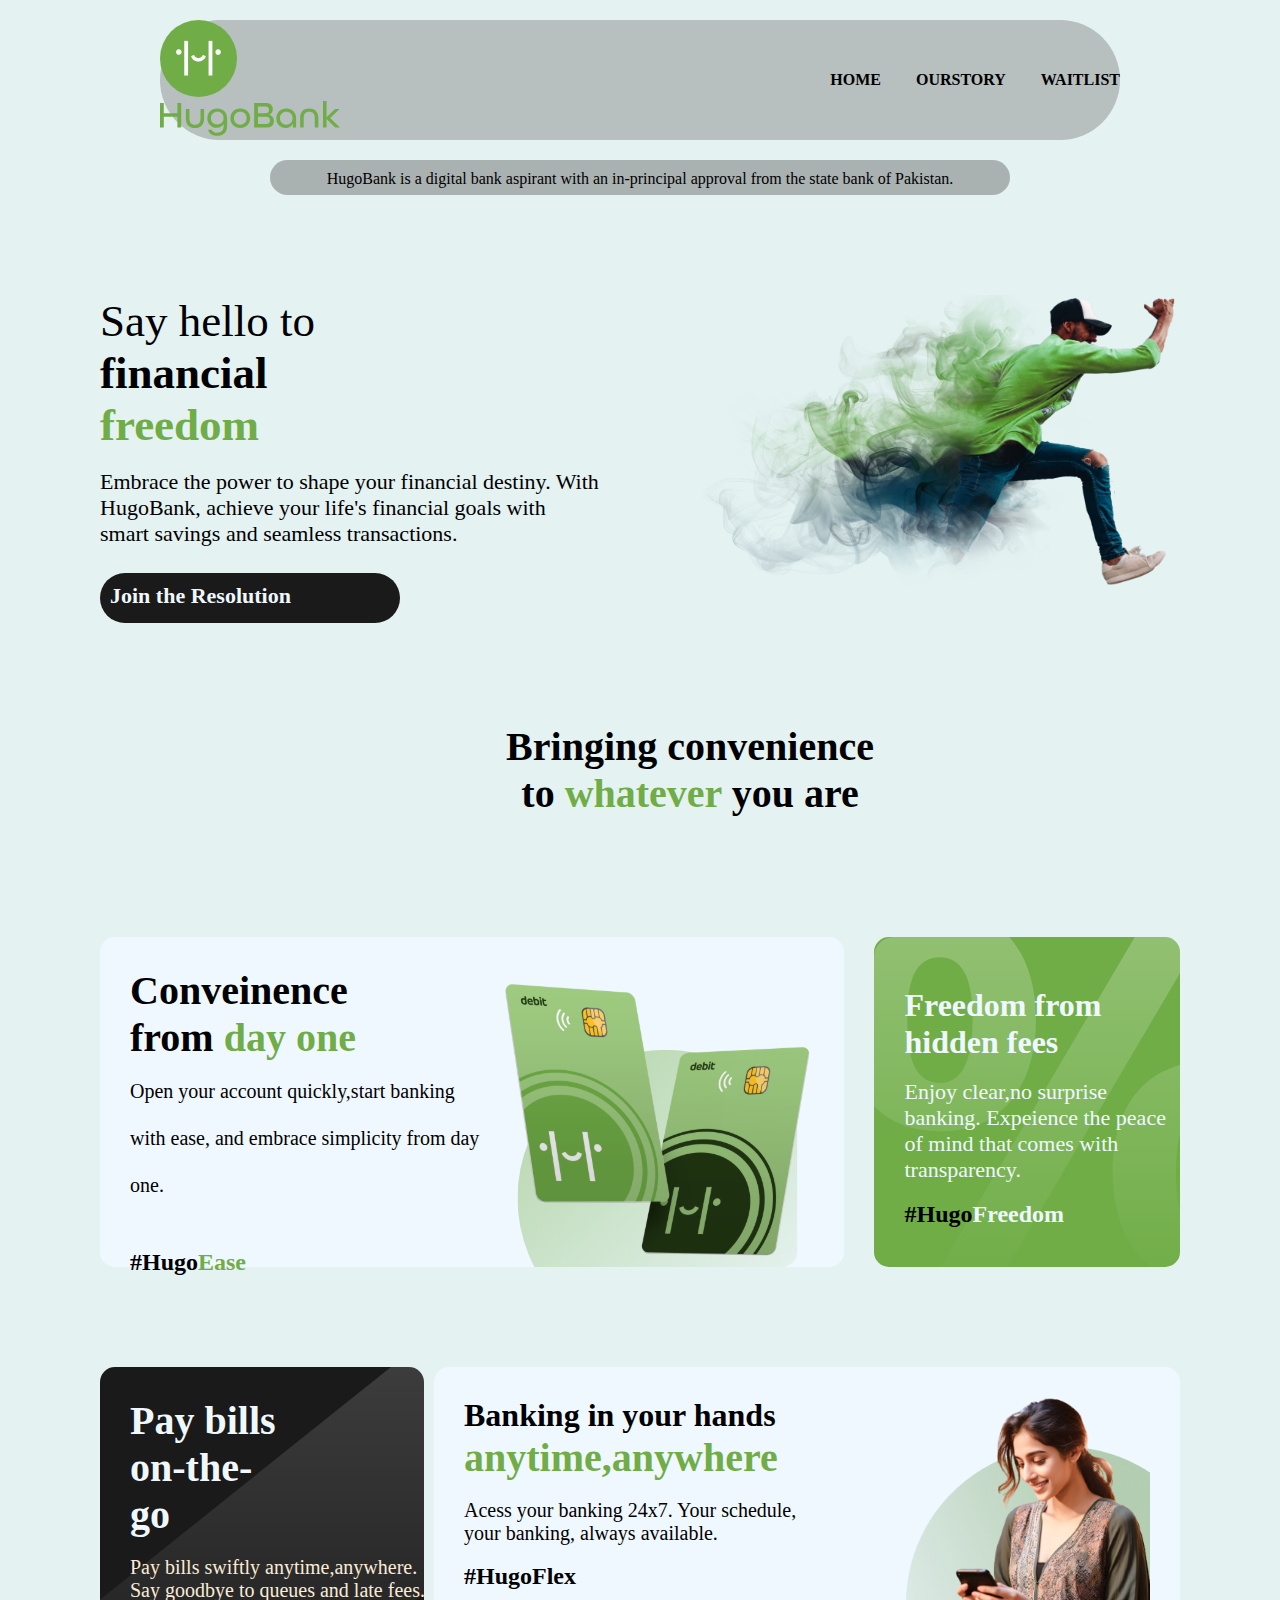
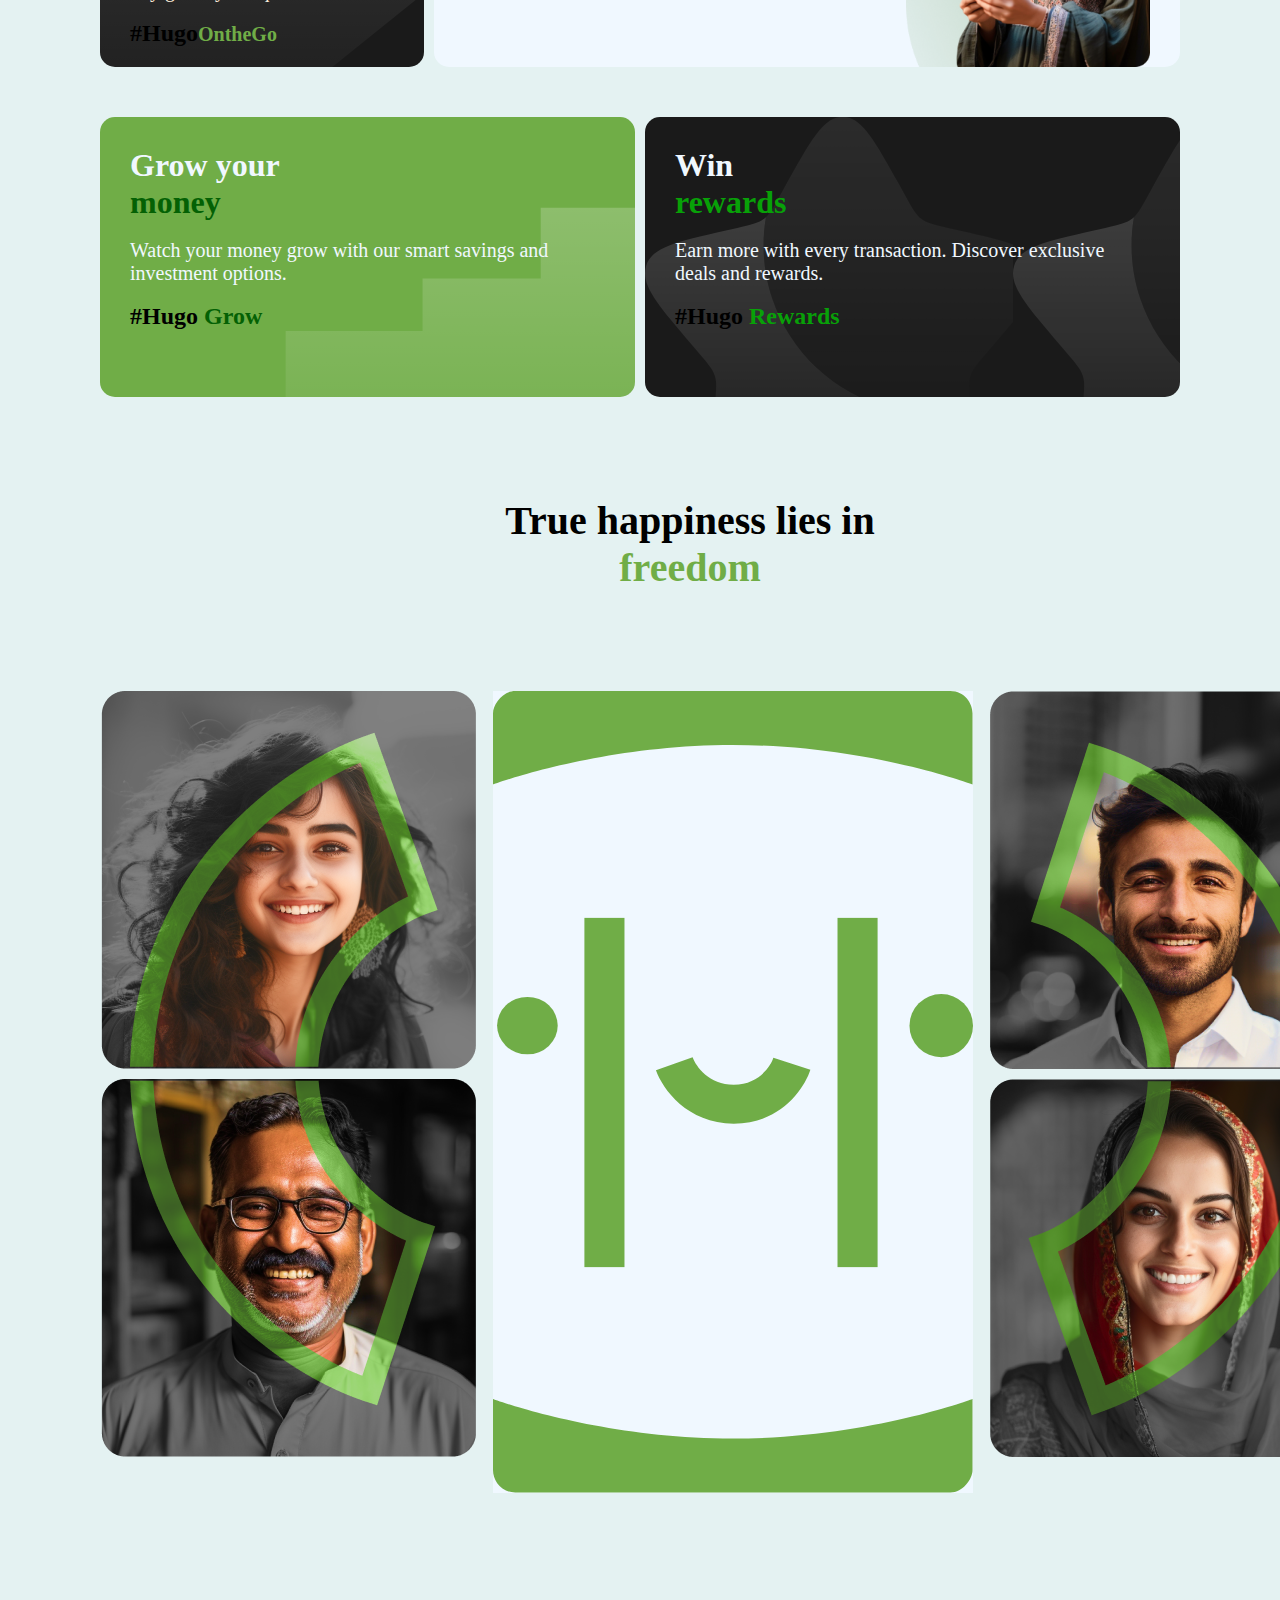
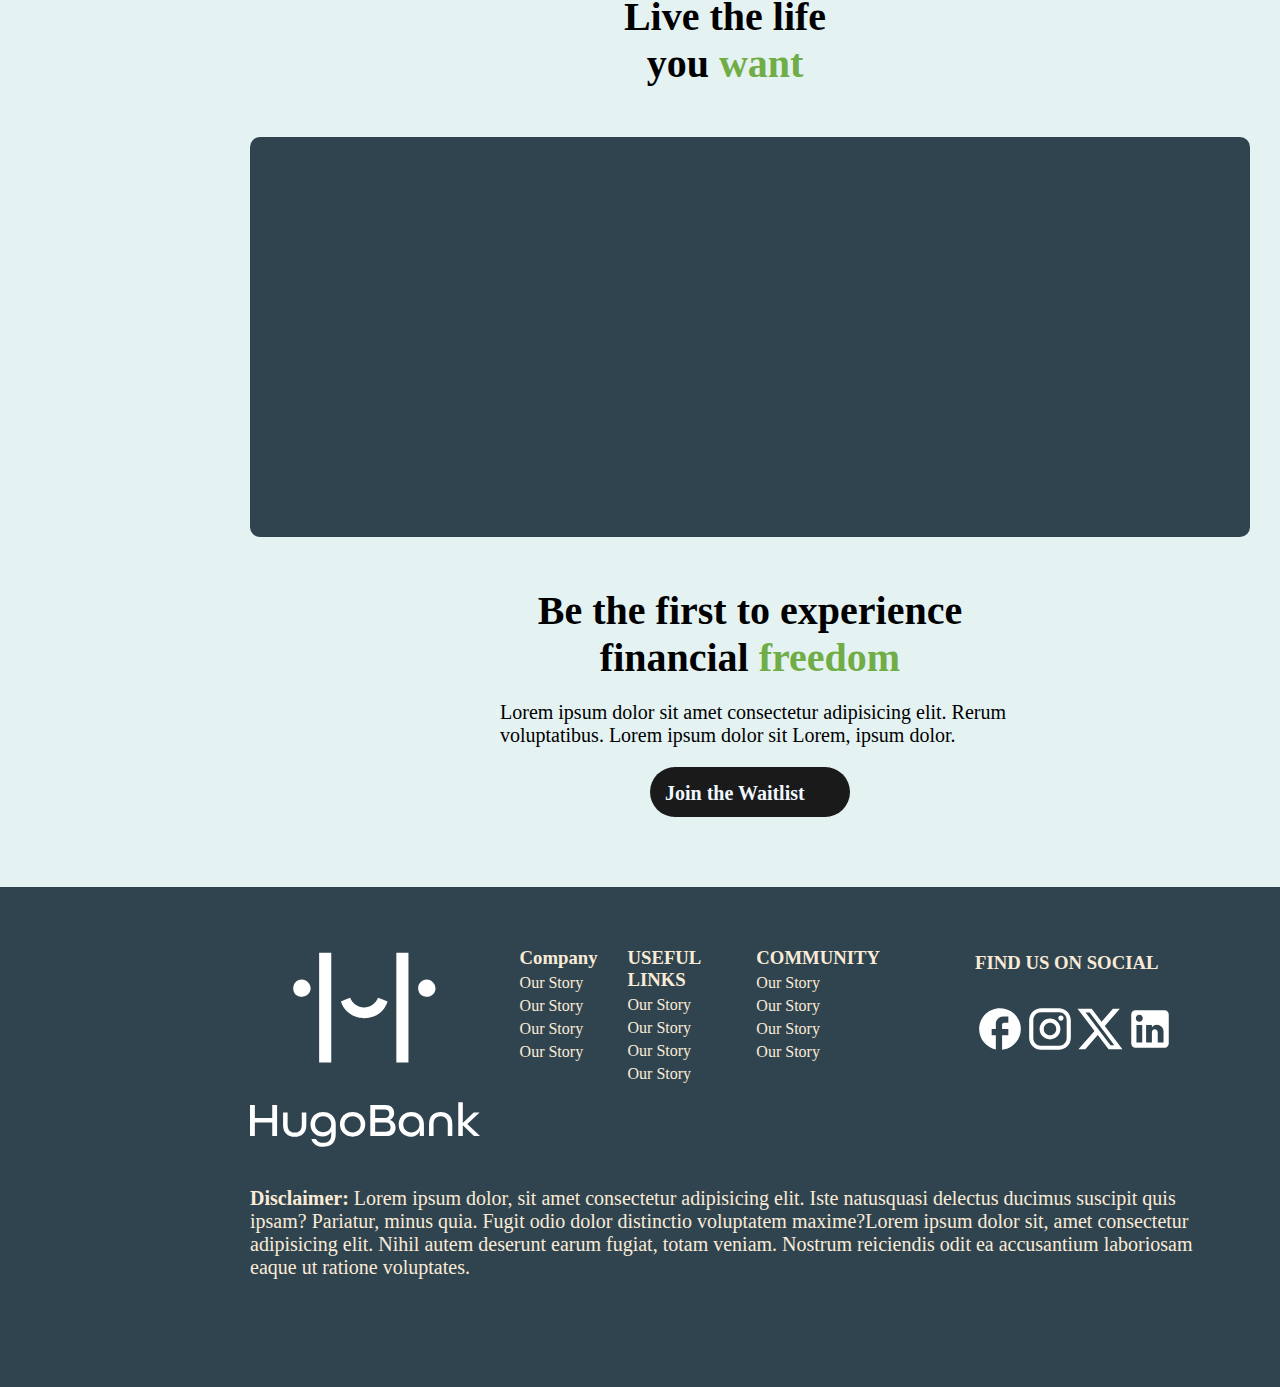
<file: bank/index.html>
<!DOCTYPE html>
<html lang="en">

<head>
  <meta charset="UTF-8">
  <meta name="viewport" content="width=device-width, initial-scale=1.0">
  <link rel="stylesheet" href="./assets/css/style.css">
  <title>HungoBank</title>
</head>

<body>
  <div class="main">
    <div class="header">
     <nav>
       <div class="logo-images">
           <img src="assets/imgs/hugo-logo-green.svg" alt="" >
           <img src="assets/imgs/hugo-logo-full.svg" alt="" >
       </div>
        <ul>
          <li><b>HOME</b></li>
          <li><b>OURSTORY</b></li>
          <li><b>WAITLIST</b></li>
        </ul>
     </nav>
    </div>
    <div class="digital-bank">
      <p>HugoBank is a digital bank aspirant with an in-principal approval from the state bank of Pakistan.</p>
    </div>
     <div class="financial">
      <div class="financial-sub">
        <div class="financial-heading">
          <p> <span class="hello">Say hello to </span><span class="bold-text">financial</span>
          <span class="text-green" style="font-weight: 600; font-size: 45px;" >freedom</span></p><br>
      </div>
       <div class="financial-text">    
          <p>Embrace the power to shape your financial destiny. With HugoBank, achieve your life's 
           financial goals with smart savings and seamless transactions.</p><br>
           <div class="arrow"><h4>Join the Resolution</h4> </div>
      </div> 
      </div>
       <img src="assets/imgs/radial-home-person-running.png" alt="">
     </div>
    <div class="conv">
      <h1>Bringing convenience to
        <span class="text-green">whatever</span> <span class="text-bold">you are</span>
      </h1>
    </div>
   
  <div class="day-one">
    <div class="day-one-sub">
      <div class="text">
        <h1>Conveinence from <span class="green">day one</span></h1>
        <p><span class="simple">Open your account quickly,start banking with ease, and
            embrace simplicity from day one.</span></p><br>
        <h2>#Hugo<span class="ease">Ease</span></h2>
      </div>
      <div class="img">
        <img src="assets/imgs/card-hugo-ease.svg" alt="">
      </div>
    </div>
    <div class="freedom">
      <div class="freedom-text">
        <h1>Freedom from hidden fees</h1><br>
        <p>Enjoy clear,no surprise banking. Expeience the peace of mind that comes with transparency.</p><br>
        <h2><span class="hugo">#Hugo</span>Freedom</h2>
      </div>
    </div>
  </div>
  <div class="pay-bills">
    <div class="on-the-go">
      <h1>Pay bills on-the-go</h1><br>
      <p>Pay bills swiftly anytime,anywhere. Say goodbye to queues and late fees.</p><br>
      <h2>#Hugo<span class="on-go">OntheGo</span></h2>
    </div>
    <div class="banking">
      <div class="banking-text">
        <h1>Banking in your hands <span class="green">anytime,anywhere</span></h1><br>
        <p>Acess your banking 24x7. Your schedule, your banking, always available.</p><br>
        <h2>#Hugo<span class="green-color">Flex</span></h2>
      </div>
        <img class="img" src="assets/imgs/woman_using_phone.png" alt="" style="height: 270px;">
    </div>
  </div>
  <div class="grow">
      <div class="grow-money">
        <h1>Grow your <span class="dark-green">money</span></h1><br>
        <p>Watch your money grow with our smart savings and investment options.</p><br>
        <h2>#Hugo <span class="dark-green">Grow</span></h2>
      </div>
      <div class="win">
        <h1>Win <span class="dark-green-1">rewards</span></h1><br>
        <p>Earn more with every transaction. Discover exclusive deals and rewards.</p><br>
        <h2>#Hugo <span class="dark-green-1">Rewards</span></h2>
      </div>
  </div>
  <div class="conv">
    <h1>True happiness <span class="text-bold">lies in</span> <span class="text-green">freedom</span></h1>
  </div>
  <div class="parent">
    <div class="child-1">
      <img src="assets/imgs/person_1.png" alt="">
      <img src="assets/imgs/person_2.png" alt="">
    </div>
    <div class="child-2">
      <img src="assets/imgs/edge-cut.svg" alt="">
      <img src="assets/imgs/hugo-logo.svg" alt="">
      <img src="assets/imgs/edge-cut-flip.svg" alt="">
    </div>
    <div class="child-3">
      <img src="assets/imgs/person_3.png" alt="">
      <img src="assets/imgs/person_4.png" alt="">
    </div>
  </div>
  <div class="live-life">
    <h1>Live the life <span class="text-bold">you </span> <span class="text-green">want</span></h1>
    <div class="live-life-sub">
         
    </div>
  </div>
  <div class="text-1">
   <h1>Be the first to experience <span class="text-bold">financial</span> <span class="text-green">freedom</span></h1>
   <p>Lorem ipsum dolor sit amet consectetur adipisicing elit. 
    Rerum voluptatibus. Lorem ipsum dolor sit Lorem, ipsum dolor.</p>
     <div class="arrow"><h4>Join the Waitlist</h4> </div>
  </div>
  <div class="footer">
    <img src="assets/imgs/hugo-logo-white.svg" alt="">
    <div class="parent-2">
     <div class="child2-1">
       <h3>Company</h3>
       <p>Our Story</p>
       <p>Our Story</p>
       <p>Our Story</p>
       <p>Our Story</p>
     </div>
     <div class="child2-2">
      <h3>USEFUL LINKS</h3>
      <p>Our Story</p>
      <p>Our Story</p>
      <p>Our Story</p>
      <p>Our Story</p>
     </div>
     <div class="child2-3">
      <h3>COMMUNITY</h3>
      <p>Our Story</p>
      <p>Our Story</p>
      <p>Our Story</p>
      <p>Our Story</p>
     </div>
    </div>
    <div class="parent-3">
      <h3>FIND US ON SOCIAL</h3>
      <div class="child3">
        <img src="assets/imgs/icons/ic_baseline-facebook.svg" alt="">
        <img src="assets/imgs/icons/mdi_instagram.svg" alt="">
        <img src="assets/imgs/icons/ri_twitter-x-fill.svg" alt="">
        <img src="assets/imgs/icons/mdi_linkedin.svg" alt="">
      </div>
    </div>
  </div>
  <div class="disc">
    <p><span class="bold">Disclaimer:</span> Lorem ipsum dolor, sit amet consectetur adipisicing elit.
       Iste natusquasi delectus ducimus suscipit quis ipsam? Pariatur, minus quia. 
       Fugit odio dolor distinctio voluptatem maxime?Lorem ipsum dolor sit, amet
        consectetur adipisicing elit. Nihil autem deserunt earum fugiat, totam veniam.
        Nostrum reiciendis odit ea accusantium laboriosam eaque ut ratione voluptates.</p>
        
  </div>
</div> 
</body>

</html>
</file>
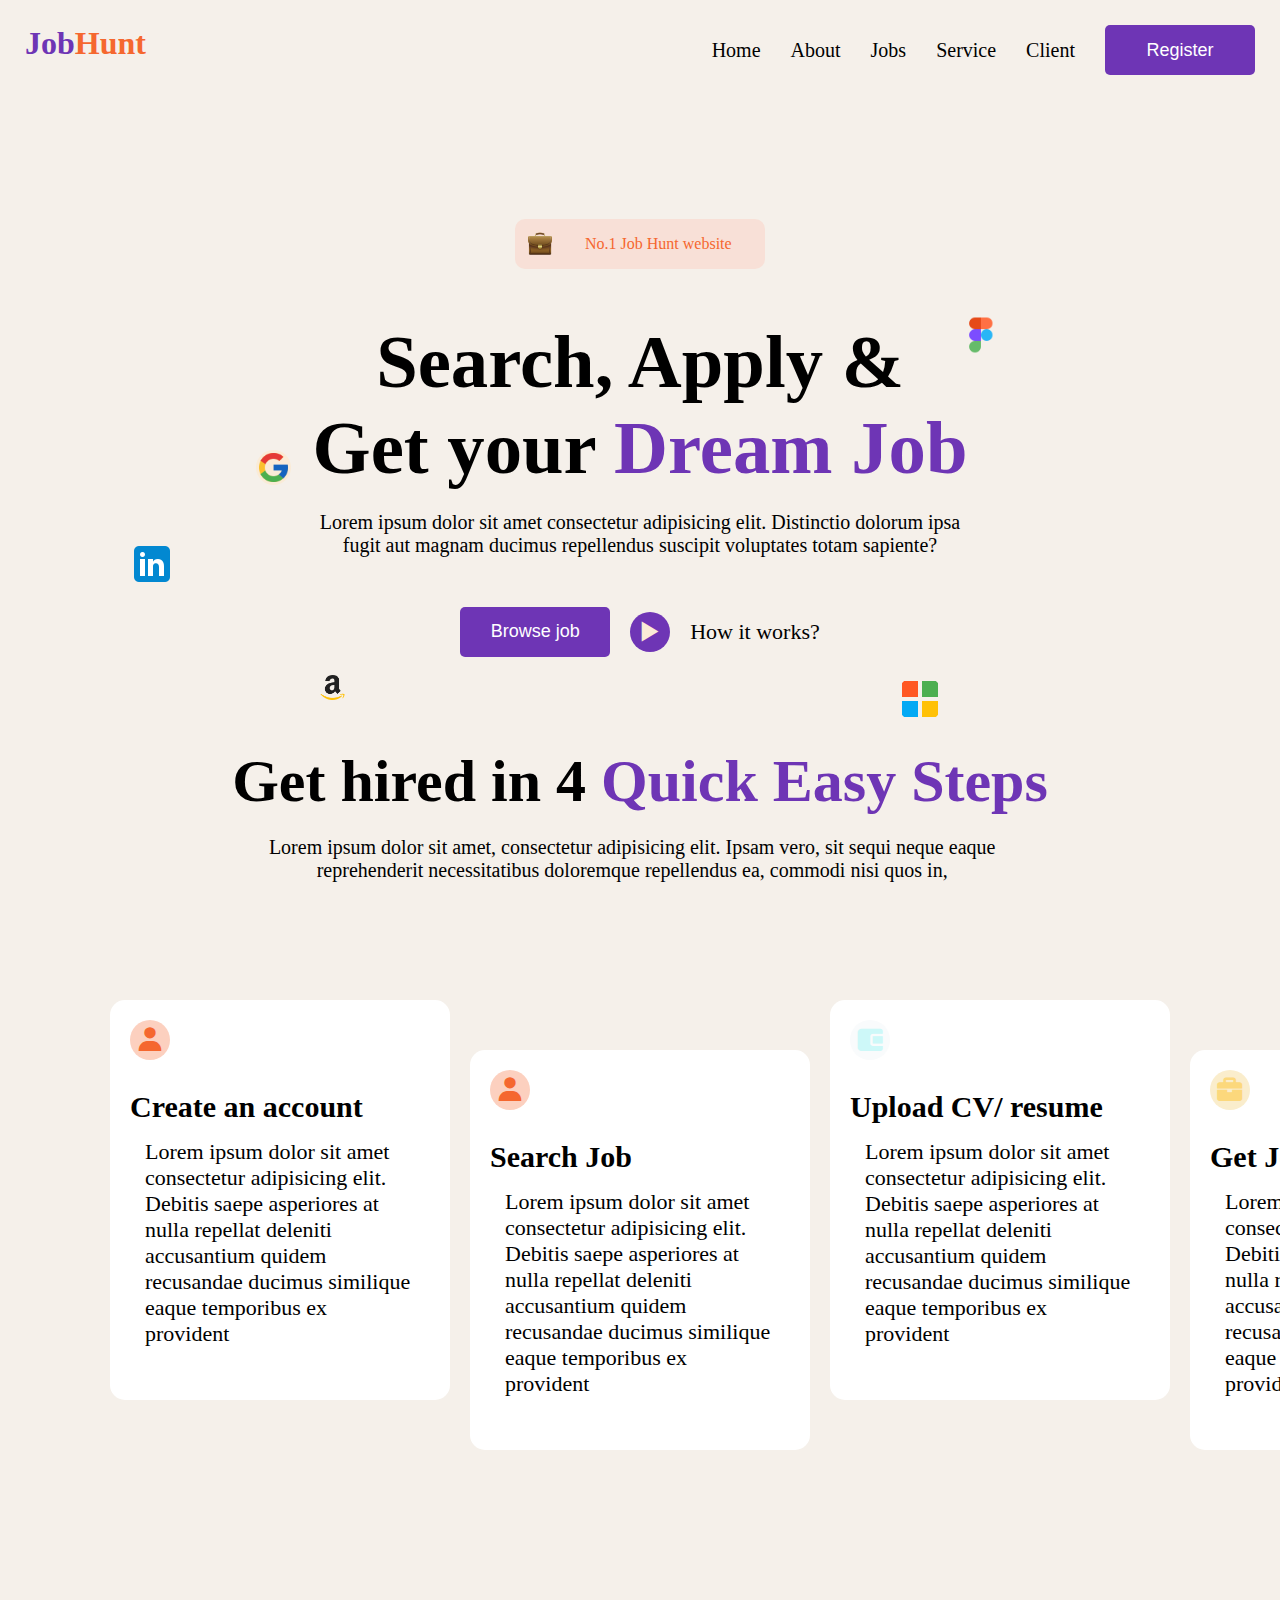
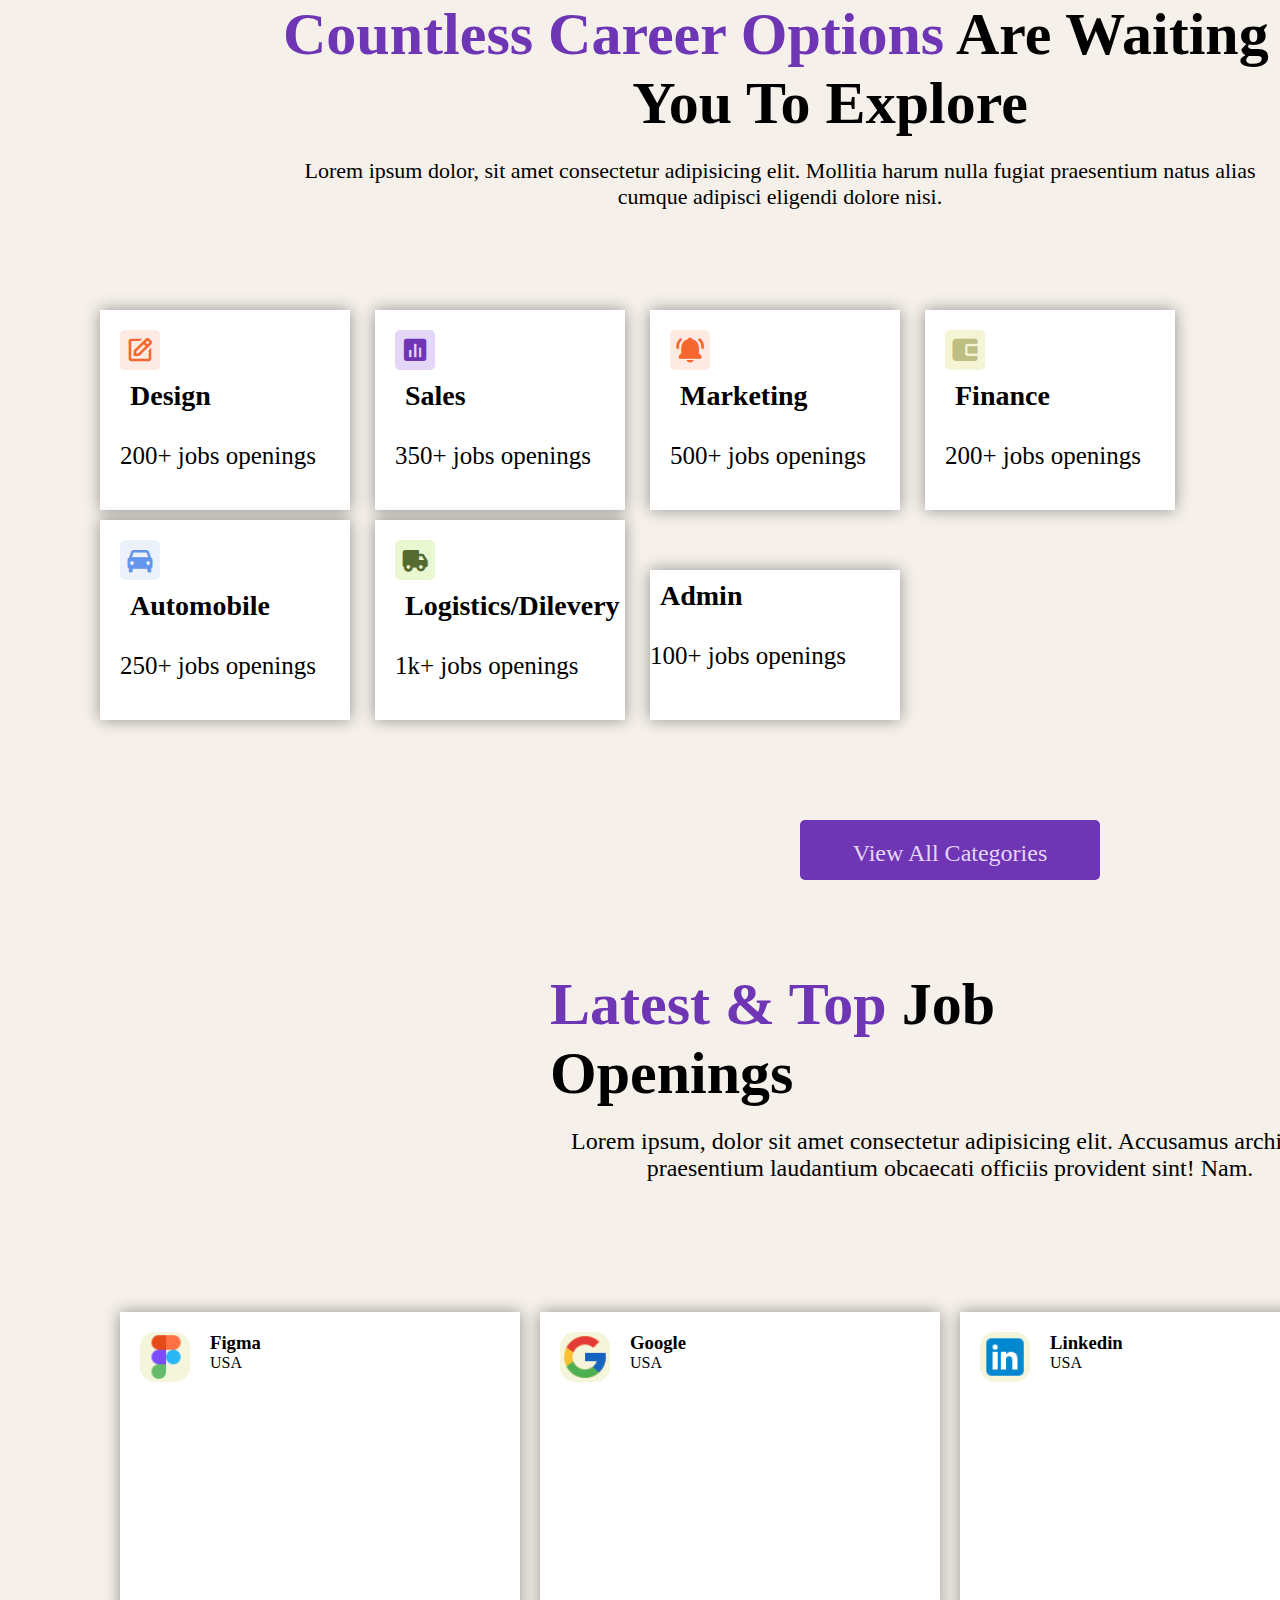
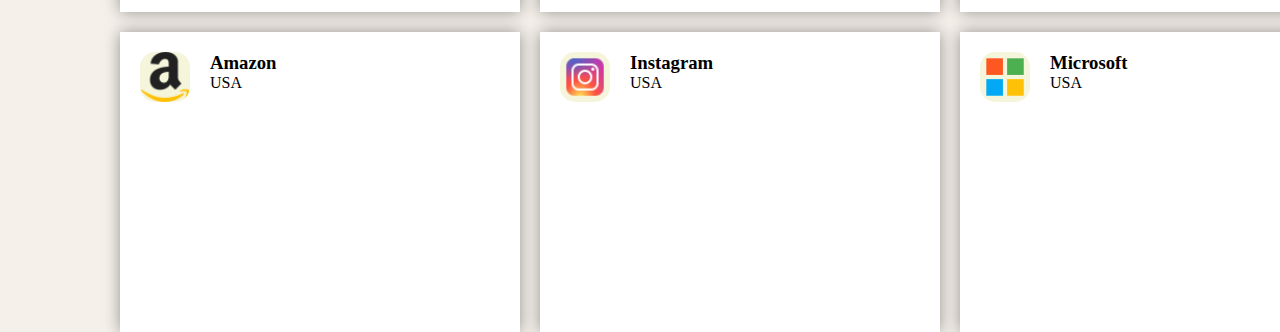
<file: Job Hunt/index.html>
<!DOCTYPE html>
<html lang="en">

<head>
    <meta charset="UTF-8">
    <meta name="viewport" content="width=device-width, initial-scale=1.0">
    <title>JobHunt</title>
    <link href="./assets/css/style.css" rel="stylesheet">
    <link href="./assets/libs/boxicons/boxicons.css" rel="stylesheet">
</head>

<body>
    <div class="navbar">
        <h1>
            <span class="purple">Job</span><span class="orange">Hunt</span>
        </h1>
        <ul>
            <li>Home</li>
            <li>About</li>
            <li>Jobs</li>
            <li>Service</li>
            <li>Client</li>
            <button class="btn">Register</button>
        </ul>
    </div>
    <div class="home">
        <div class="jobweb">
            <img src="assets/imgs/icons/briefcase.png" alt="">
            <p>No.1 Job Hunt website</p>
        </div>
        <div class="text">
            <h5>Search, Apply & Get your <span class="purple-text">Dream Job</span></h5>
            <p>Lorem ipsum dolor sit amet consectetur adipisicing elit.
                Distinctio dolorum ipsa fugit aut magnam
                ducimus repellendus suscipit voluptates totam sapiente?</p>
        </div>
        <div class="jobs">
            <button class="btn">Browse job</button>
            <i class='bx bx-play'> </i>
            <p>How it works?</p>
        </div>

        <img src="./assets/imgs/icons/google.png" alt="" class="abs" id="google">
        <img src="./assets/imgs/icons/linkedin.png" alt="" class="abs" id="linkedin">
        <img src="./assets/imgs/icons/microsoft.png" alt="" class="abs" id="microsoft">
        <img src="assets/imgs/icons/figma.png" alt="" class="abs" id="figma">
        <img src="./assets/imgs/icons/amazone.png" alt="" class="abs" id="amazone">
        <div class="text-1">
            <h6>Get hired in 4 <span class="purple-text">Quick Easy Steps</span></h6>
            <p>Lorem ipsum dolor sit amet, consectetur adipisicing elit. Ipsam vero, sit sequi 
              neque eaque reprehenderit necessitatibus doloremque repellendus ea, commodi nisi quos in,</p>
        </div>
   </div>    
   <div class="parent">
            <div class="child-1">
                <i class = 'bx bxs-user' id="bxs"> </i>
                <h3>Create an account</h3>
                <p>Lorem ipsum dolor sit amet consectetur adipisicing elit. 
                    Debitis saepe asperiores at nulla repellat deleniti 
                    accusantium quidem recusandae ducimus similique eaque 
                    temporibus ex provident</p>
            </div>
            <div class="child-2">
                <i class = 'bx bxs-user' id="bxs"> </i>
                <h3>Search Job</h3>
                <p>Lorem ipsum dolor sit amet consectetur adipisicing elit. 
                    Debitis saepe asperiores at nulla repellat deleniti 
                    accusantium quidem recusandae ducimus similique eaque 
                    temporibus ex provident</p>
            </div>
            <div class="child-3">
                <i class = 'bx bxs-wallet-alt' id="wallet"> </i>
                <h3>Upload CV/ resume</h3>
                <p>Lorem ipsum dolor sit amet consectetur adipisicing elit. 
                    Debitis saepe asperiores at nulla repellat deleniti 
                    accusantium quidem recusandae ducimus similique eaque 
                    temporibus ex provident</p>
            </div>
            <div class="child-4">
                <i class = 'bx bxs-briefcase' id="brief"> </i>
                <h3>Get Job</h3>
                <p>Lorem ipsum dolor sit amet consectetur adipisicing elit. 
                    Debitis saepe asperiores at nulla repellat deleniti 
                    accusantium quidem recusandae ducimus similique eaque 
                    temporibus ex provident</p>
            </div>
    </div>
    <div class="text-2">
          <h6><span class="purple-text">Countless Career Options</span> Are Waiting For You To Explore </h6>
          <p>Lorem ipsum dolor, sit amet consectetur adipisicing elit.
             Mollitia harum nulla fugiat praesentium natus alias
              cumque adipisci eligendi dolore nisi.</p>
    </div>
    <div class="parent-2">
        <div class="child2-1">
            <i class = 'bx bx-edit' id="design"> </i>
            <h3>Design</h3>
            <p>200+ jobs openings</p>
        </div>
        <div class="child2-2">
            <i class = 'bx bxs-bar-chart-square' id="sales"> </i>
            <h3>Sales</h3>
            <p>350+ jobs openings</p>
        </div>
        <div class="child2-3">
            <i class = 'bx bxs-bell-ring' id="mark"> </i>
            <h3>Marketing</h3>
            <p>500+ jobs openings</p>
        </div>
        <div class="child2-4">
           <i class = 'bx bxs-wallet-alt' id="finance"> </i> 
            <h3>Finance</h3>
            <p>200+ jobs openings</p>
        </div>
        <div class="child2-5">
            <i class = 'bx bxs-car' id="auto"> </i>
            <h3>Automobile</h3>
            <p>250+ jobs openings</p>
        </div>
        <div class="child2-6">
            <i class = 'bx bxs-truck' id="logic"> </i>
            <h3>Logistics/Dilevery</h3>
            <p>1k+ jobs openings</p>
        </div>
        <div class="child2-7">
            <h3>Admin</h3>
            <p>100+ jobs openings</p>
        </div>
    </div>
    <div class="button">
        <p>View All Categories</p>
    </div>
    <div class="latest">
        <h3><span class="purple-text">Latest & Top </span> Job Openings</h3>
        <p>Lorem ipsum, dolor sit amet consectetur adipisicing elit.
             Accusamus architecto praesentium laudantium obcaecati officiis 
            provident sint! Nam. 
            </p>
    </div>
    <div class="parent-3">
        <div class="child3">
                <div class="child3-sub">
                    <img src="assets/imgs/icons/figma.png" alt="">  
                    <div class="child3-text">
                      <h3>Figma</h3>
                      <p>USA</p>
                </div>
          </div>
        </div>
        <div class="child3">
            <div class="child3-sub">
               <img src="assets/imgs/icons/google.png" alt="">
               <div class="child3-text">
                  <h3>Google</h3>
                  <p>USA</p>
              </div>
            </div>
        </div>
        <div class="child3">
            <div class="child3-sub">
                <img src="assets/imgs/icons/linkedin.png" alt="">
                <div class="child3-text">
                    <h3>Linkedin</h3>
                    <p>USA</p>
                </div>
            </div>
        </div>
        <div class="child3">
            <div class="child3-sub">
                <img src="assets/imgs/icons/amazone.png" alt="">
                <div class="child3-text">
                    <h3>Amazon</h3>
                    <p>USA</p>
                </div>
            </div>
        </div>
        <div class="child3">
            <div class="child3-sub">
                <img src="assets/imgs/icons/instagram.png" alt="">
                <div class="child3-text">
                    <h3>Instagram</h3>
                    <p>USA</p>
                </div>
            </div>
        </div>
        <div class="child3">
            <div class="child3-sub">
                 <img src="assets/imgs/icons/microsoft.png" alt="">
                 <div class="child3-text">
                    <h3>Microsoft</h3>
                    <p>USA</p>
                </div>
            </div>
        </div>
    </div>

</body>

</html>
</file>
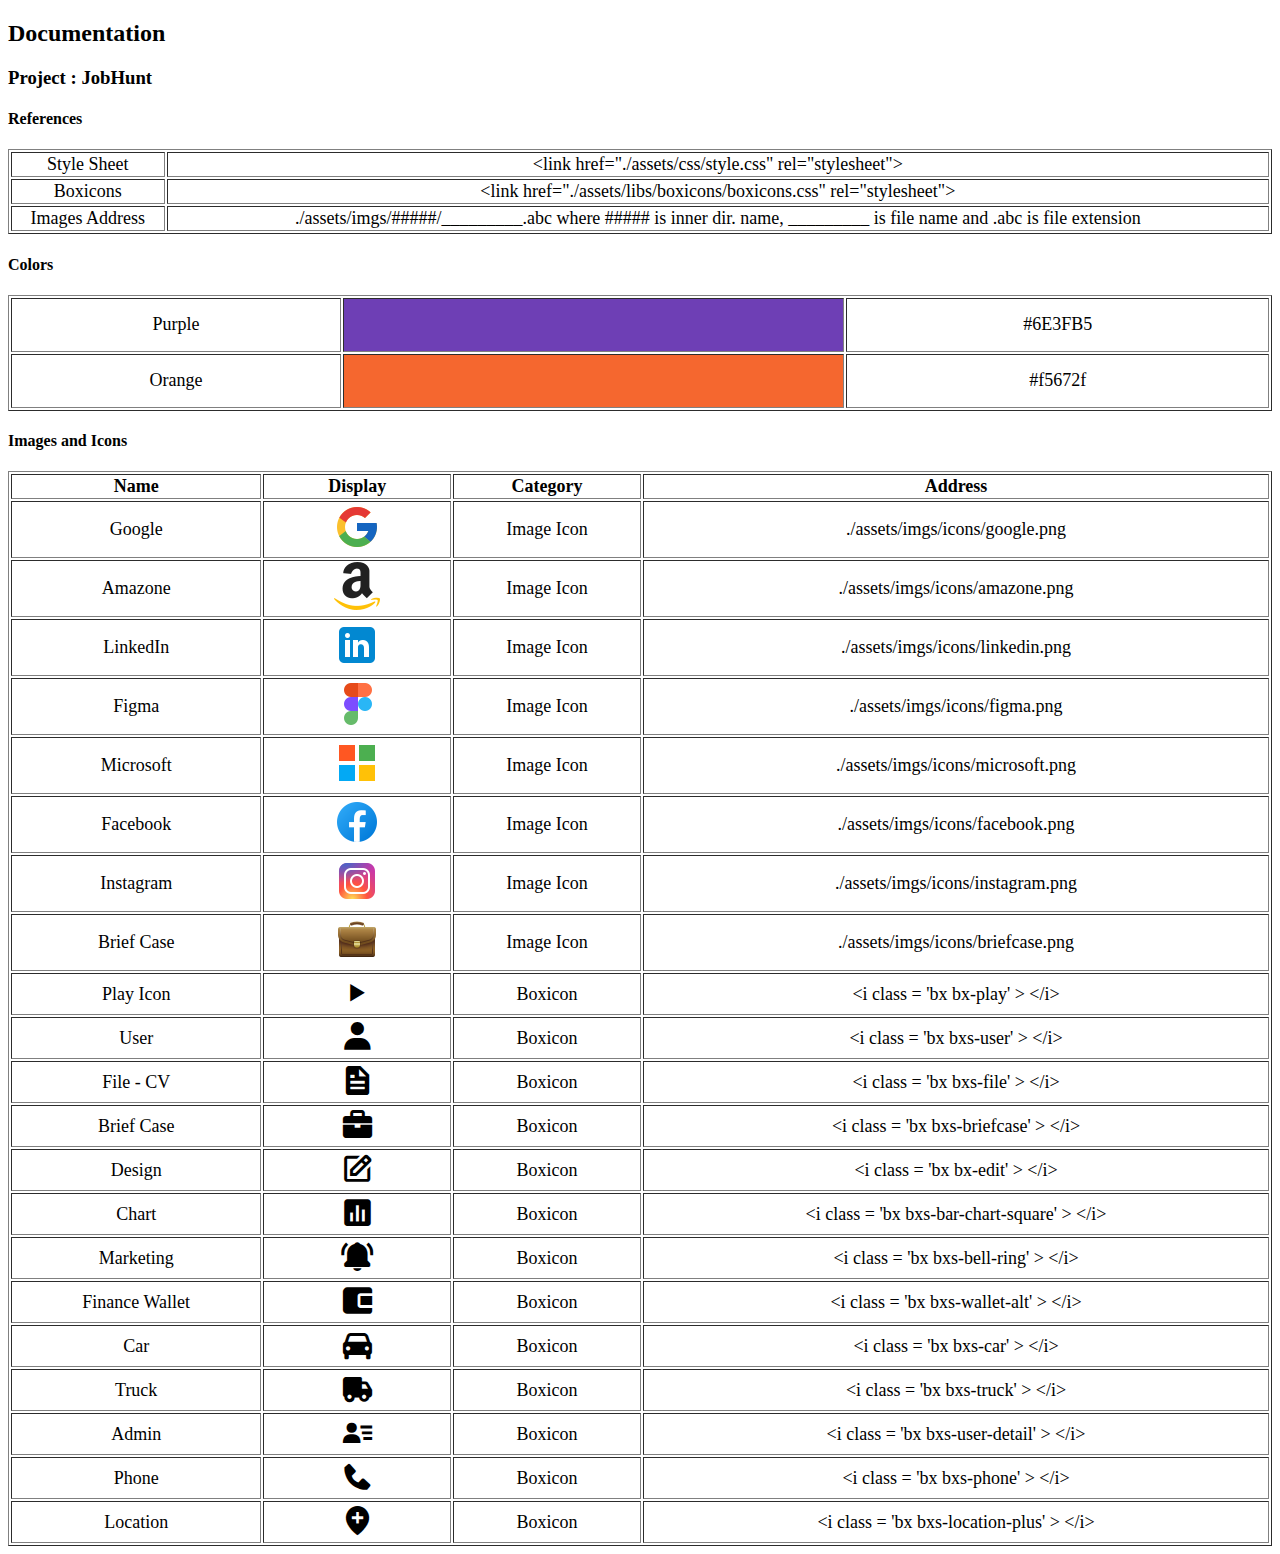
<file: Job Hunt/documentation.html>
<!DOCTYPE html>
<html lang="en">
<head>
    <meta charset="UTF-8">
    <meta name="viewport" content="width=device-width, initial-scale=1.0">
    <title>Document</title>
    <link href="./assets/libs/boxicons/boxicons.css" rel="stylesheet">
    <style>
        i{
            font-size: 35px;
        }
    </style>
</head>
<body>

    <h2>Documentation</h2>
    <h3>Project : JobHunt</h3>
    
    <h4>References</h4>
    <table border="1" width="100%" style="text-align: center; font-size: 18px;">
        <tr>
            <td>Style Sheet</td>
            <td>&lt;link href="./assets/css/style.css" rel="stylesheet"&gt;</td>
        </tr>
        <tr>
            <td>Boxicons</td>
            <td>&lt;link href="./assets/libs/boxicons/boxicons.css" rel="stylesheet"&gt;</td>
        </tr>
        <tr>
            <td>Images Address</td>
            <td>./assets/imgs/#####/_________.abc where ##### is inner dir. name, _________ is file name and .abc is file extension</td>
        </tr>
    </table>

    <h4>Colors</h4>
    <table border="1" width="100%" style="text-align: center; font-size: 18px;">
        <tr>
            <td>Purple</td>
            <td style="background-color: #6E3FB5; height: 50px; width: 40%;"></td>
            <td>#6E3FB5</td>
        </tr>
        <tr>
            <td>Orange</td>
            <td style="background-color: #f5672f; height: 50px;"></td>
            <td>#f5672f</td>
        </tr>
    </table>
   
    <h4>Images and Icons</h4>
    <table border="1" width="100%" style="text-align: center; font-size: 18px;">
        <thead>
            <tr>
                <th width = "20%">Name</th>
                <th width = "15%">Display</th>
                <th width = "15%">Category</th>
                <th width = "50%">Address</th>
            </tr>
        </thead>
        <tbody>
            <tr>
                <td>Google</td>
                <td><img src="./assets/imgs/icons/google.png"></td>
                <td>Image Icon</td>
                <td>./assets/imgs/icons/google.png</td>
            </tr>
            <tr>
                <td>Amazone</td>
                <td><img src="./assets/imgs/icons/amazone.png"></td>
                <td>Image Icon</td>
                <td>./assets/imgs/icons/amazone.png</td>
            </tr>
            <tr>
                <td>LinkedIn</td>
                <td><img src="./assets/imgs/icons/linkedin.png"></td>
                <td>Image Icon</td>
                <td>./assets/imgs/icons/linkedin.png</td>
            </tr>
            <tr>
                <td>Figma</td>
                <td><img src="./assets/imgs/icons/figma.png"></td>
                <td>Image Icon</td>
                <td>./assets/imgs/icons/figma.png</td>
            </tr>
            <tr>
                <td>Microsoft</td>
                <td><img src="./assets/imgs/icons/microsoft.png"></td>
                <td>Image Icon</td>
                <td>./assets/imgs/icons/microsoft.png</td>
            </tr>
            <tr>
                <td>Facebook</td>
                <td><img src="./assets/imgs/icons/facebook.png"></td>
                <td>Image Icon</td>
                <td>./assets/imgs/icons/facebook.png</td>
            </tr>
            <tr>
                <td>Instagram</td>
                <td><img src="./assets/imgs/icons/instagram.png"></td>
                <td>Image Icon</td>
                <td>./assets/imgs/icons/instagram.png</td>
            </tr>
            <tr>
                <td>Brief Case</td>
                <td><img src="./assets/imgs/icons/briefcase.png"></td>
                <td>Image Icon</td>
                <td>./assets/imgs/icons/briefcase.png</td>
            </tr>
            <tr>
                <td>Play Icon</td>
                <td><i class='bx bx-play'></i></td>
                <td>Boxicon</td>
                <td>&lt;i class = 'bx bx-play' &gt; &lt;/i&gt;</td>
            </tr>
            <tr>
                <td>User</td>
                <td><i class='bx bxs-user' ></i></td>
                <td>Boxicon</td>
                <td>&lt;i class = 'bx bxs-user' &gt; &lt;/i&gt;</td>
            </tr>
            <tr>
                <td>File - CV</td>
                <td><i class='bx bxs-file' ></i></td>
                <td>Boxicon</td>
                <td>&lt;i class = 'bx bxs-file' &gt; &lt;/i&gt;</td>
            </tr>
            <tr>
                <td>Brief Case</td>
                <td><i class='bx bxs-briefcase' ></i></td>
                <td>Boxicon</td>
                <td>&lt;i class = 'bx bxs-briefcase' &gt; &lt;/i&gt;</td>
            </tr>
            <tr>
                <td>Design</td>
                <td><i class='bx bx-edit' ></i></td>
                <td>Boxicon</td>
                <td>&lt;i class = 'bx bx-edit' &gt; &lt;/i&gt;</td>
            </tr>
            <tr>
                <td>Chart</td>
                <td><i class='bx bxs-bar-chart-square' ></i></td>
                <td>Boxicon</td>
                <td>&lt;i class = 'bx bxs-bar-chart-square' &gt; &lt;/i&gt;</td>
            </tr>
            <tr>
                <td>Marketing </td>
                <td><i class='bx bxs-bell-ring' ></i></td>
                <td>Boxicon</td>
                <td>&lt;i class = 'bx bxs-bell-ring' &gt; &lt;/i&gt;</td>
            </tr>
            <tr>
                <td>Finance Wallet </td>
                <td><i class='bx bxs-wallet-alt' ></i></td>
                <td>Boxicon</td>
                <td>&lt;i class = 'bx bxs-wallet-alt' &gt; &lt;/i&gt;</td>
            </tr>
            <tr>
                <td>Car </td>
                <td><i class='bx bxs-car' ></i></td>
                <td>Boxicon</td>
                <td>&lt;i class = 'bx bxs-car' &gt; &lt;/i&gt;</td>
            </tr>
            <tr>
                <td>Truck </td>
                <td><i class='bx bxs-truck' ></i></td>
                <td>Boxicon</td>
                <td>&lt;i class = 'bx bxs-truck' &gt; &lt;/i&gt;</td>
            </tr>
            <tr>
                <td>Admin </td>
                <td><i class='bx bxs-user-detail' ></i></td>
                <td>Boxicon</td>
                <td>&lt;i class = 'bx bxs-user-detail' &gt; &lt;/i&gt;</td>
            </tr>
            <tr>
                <td>Phone </td>
                <td><i class='bx bxs-phone' ></i></td>
                <td>Boxicon</td>
                <td>&lt;i class = 'bx bxs-phone' &gt; &lt;/i&gt;</td>
            </tr>
            <tr>
                <td>Location </td>
                <td><i class='bx bxs-location-plus' ></i></td>
                <td>Boxicon</td>
                <td>&lt;i class = 'bx bxs-location-plus' &gt; &lt;/i&gt;</td>
            </tr>
        </tbody>
    </table>
</body>
</html>
</file>
<file: bank/assets/css/style.css>
:root{
    --primary-color:#70AD47;
    --blue-color: #30444F ;
     --back-color: #696969;
    --medium-text:40px
}
*{
    margin: 0;
    padding: 0;
    list-style-type: none;
    text-decoration: none;
    box-sizing: border-box;
}
body{
   background-color: rgba(221, 239, 239, 0.8);
}
.main h2{
    font-size: 24px;
    font-weight: 600;
}
.header nav{
    background-color: rgba(171, 177, 177, 0.8);
    margin: 20px 160px;
    border-radius: 80px;
    box-sizing: border-box;
    display: flex;
    gap: 450px;
    align-items: center;
    flex-direction: row;
}
ul{
    display: flex;
    gap: 35px;
}
.header ul{
    display: flex;
    flex-direction: row;
   justify-content: space-between;
}
.digital-bank{
    margin: 20px 270px;
    height: 35px;
    padding: 10px 20px;
    text-align: center;
    background-color: rgba(155, 160, 160, 0.8);
    border-radius: 25px;
}
.financial{
    margin: 100px;
    display: flex;
    flex-direction: row;
    gap: 40px;
    justify-content: space-between;
}
.financial img{
 height: 300px;
}
.financial-heading .hello{
  font-size: 45px;
  width: 300px;
}
.financial-heading p{
    font-size: 26px;
    width: 250px;
}
.financial-text{
 font-size: 22px;
 width: 500px;
}
.arrow{
    color: aliceblue;
    background-color: rgb(26, 26, 26);
    border-radius: 25px;
    height: 50px;
    width: 300px;
    padding: 10px;
}
.bold-text{
    font-size: 45px;
    font-weight: 600;
}
.conv{

    margin-top: 10px;
    text-align: center;
}
.conv h1{
   font-size: var(--medium-text);
   width: 380px;
   margin-left: 500px;
   
}
.text-green{
    
    color: var(--primary-color);
    font-size: var(--medium-text);
}
.conv p .text-bold{
    font-weight: 600;
    
}
.green{
    font-size: var(--medium-text);
    color: var(--primary-color);
    
}
.day-one{
    margin: 100px;;
    display: flex;
    flex-direction: row;
    gap: 30px;
    height: 350px;

}
.day-one-sub{
    
    padding: 30px;
    width: 70%;
    margin-top: 20px;
    display: flex;
    flex-direction: row;
    justify-content: space-between;
    gap: 10px;
    background-color: aliceblue;
    border-radius: 15px;
}

.day-one .day-one-sub .img img{
    height: 300px;
    width: 300x;
    
}


.text{
    width: 350px;
    font-size: var(--medium-text);
}
.text h1{
    font-size: var(--medium-text);
    width: 250px;
}
.simple {
    font-size: 20px;
    background:none;
}
.ease{
    color: var(--primary-color);
    
}
.freedom {
    background-image: url(../imgs/fees-percentage-bg.svg) ;
    background-color: var(--primary-color);
    margin-top: 20px;
     padding: 30px;;
     width:30%;
     border-radius: 15px;
}
.freedom .freedom-text{
    margin-top: 20px;
    width: 200px;
    color: aliceblue;
    
}
.freedom .freedom-text p{
    width: 280px;
    font-size: 22px;
    
}

.hugo{
    color: black;
    
}
.pay-bills{
    margin-top: 10px;
    display: flex;
    flex-direction: row;
    gap: 10px;
    justify-content: space-between;
    margin: 100px;
    height: 250px;   
}

.pay-bills .on-the-go{
    background-color: rgb(26, 26, 26);
    background-image: url(../imgs/line-bg.svg);
    padding: 30px;
    height: 300px;
    width: 30%;
    border-radius: 15px;

}
.on-go{
    color: var(--primary-color);
    font-size: 20px;
}
.pay-bills .on-the-go h1{
    font-size: var(--medium-text);
    color: aliceblue;
    width: 150px;
}
.pay-bills .on-the-go p{
    font-size: 20px;
    color: antiquewhite;
    width: 300px;
}
.pay-bills .banking{
    display: flex;
    flex-direction: row;
    justify-content: space-between;
    height: 300px;
    width: 70%;
    border-radius: 15px;
    background-color: aliceblue;
    padding: 30px;
}

.pay-bills .banking .banking-text h1{
    width: 400px;
}
.pay-bills .banking .banking-text p{
    font-size: 20px;
    width: 350px;
}
.dark-green-1{
    color: rgb(8, 161, 8);
}
.dark-green{
    color: rgb(4, 97, 4);
}
.grow{
    margin: 100px;
    display: flex;
    flex-direction: row;
    height: 280px;
    gap: 10px;
    justify-content: space-between;
}
.grow-money{
    padding: 30px;
    border-radius: 15px;
    width: 50%;
    background-color: var(--primary-color);
    background-image: url(../imgs/grow-your-money.svg);
}
.grow-money h1{
    color: aliceblue;
    width: 200px;
}
.grow p{
  color: aliceblue;
  font-size: 20px;
}
.win{
    padding: 30px;
    border-radius: 15px;
    width: 50%;
    background-color: rgb(26, 26, 26);
    background-image: url(../imgs/win-rewards.svg);
}
.win h1{
    color: aliceblue;
    width: 100px;
}
.parent{
    margin: 100px;
    display: flex;
    flex-direction: row;
    gap: 15px;
}
.parent .child-1{
    display: flex;
    flex-direction: column;
    width: 400px;
    gap: 10px;
}
.parent .child-2{
    background-color: aliceblue;
    display: flex;
    flex-direction: column;
    width: 480px;
    gap: 130px;
}
.parent .child-3{
    display: flex;
    flex-direction: column;
    width: 400px;
    gap: 10px;
}

.live-life h1{
    margin-left: 600px;
    width: 250px;
    text-align: center;
    font-size: 40px;
}
.live-life-sub{
    margin: 50px 0 0 250px;
    background-color: var(--blue-color);
    width: 1000px;
    height: 400px;
    border-radius: 10px;
}
.text-1{
    margin: 50px 0 0 500px ;
    
}
.text-1 p{
    padding: 20px 0 20px 0;
    width: 600px;
    font-size: 20px;
    font-weight: 100;
}
.text-1 h1{
    font-size: 40px;
    width: 500px;
    text-align: center;
}
.text-1 .arrow{
    margin: 0 0 0 150px;
    padding: 15px;
    color: aliceblue;
    background-color: rgb(26, 26, 26);
    border-radius: 25px;
    width: 200px;
    font-size: 20px;
}
.footer{
    margin: 70px 0 0 0;
    height: 300px;
    background-color: var(--blue-color);
    display: flex;
    flex-direction: row;
    gap: 40px;
    padding: 10px 50px 10px 250px;
}
.footer img{
    height: 250px;
}
.parent-2, .parent-3{
    color: antiquewhite;
    padding-top: 50px;
    display: flex;
    flex-direction: row;
    gap: 30px;
}
.child2-1, .child2-2, .child2-3{
    display: flex;
    flex-direction: column;
    gap: 5px;
}
.parent-3{
    padding: 55px;
    display: flex;
    flex-direction: column;
}
.child3{
    display: flex;
    flex-direction: row;
}
.child3 img{
    height: 50px;
}
.disc{
    background-color: var(--blue-color);
    height: 200px;
    color: antiquewhite;
    font-size: 20px;
}
.disc p{
    padding: 0 50px 10px 250px;
}
.disc .bold{
    font-weight: bold;
}
</file>
<file: Job Hunt/assets/css/style.css>
:root{
    --purple-color:#6E35B5;
    --orange-color:#f5672f;
    --bg-color: rgb(245, 240, 234);
}
*{
    padding: 0;
    margin: 0;
    box-sizing: border-box;
    text-decoration: none;
    list-style-type: none;
}
body{
    background-color: var(--bg-color);
}
.navbar{
    padding: 25px;
    margin:auto;
    display: flex;
    justify-content: space-between;
}
ul{
    display: flex;
    align-items: center;
    gap: 30px;
    font-size: 20px;
}
.purple{
    color: var(--purple-color);
}
.orange{
    color: var(--orange-color);
}
.btn{
    background-color: var(--purple-color) ;
    color: white;   
    height: 50px;
    width: 150px;
    border: none;
    border-radius: 5px;
    font-size: 18px;
}
.text h1{
    size: 100px;
}
.text-purple{
    color: var(--purple-color);
}
.home{
    display: flex;
    flex-direction: column;
    align-items: center;
    justify-content: center;
    gap: 50px;
    height: 100vh;
}
.jobweb{
    display: flex;
    flex-direction: row;
    padding: 10px;
    align-items: center;
    background-color: #f8e0d7;
    border-radius: 10px;
    height: auto;
    width: 250px;
    color: var(--orange-color);
}
.jobweb img{
    width: 30px;
    height: 30px;
    margin-right: 30px;
}
.text{
    font-size: 90px;
    width: 660px;
    text-align: center;
   
}
.purple-text{
color: var(--purple-color);
}
.text p{
    margin-top: 20px;
    font-size: 20px;
}
.jobs{
    display: flex;
    flex-direction: row;
    gap: 20px;
    align-items: center;
}
.jobs i{
   color: antiquewhite;
   background-color: var(--purple-color);
   border-radius: 70px;
   font-size: 40px; 
}
.jobs p{
    font-size: 22px;
}
.abs{
    position: absolute;
    z-index: -1;
}
#google{
    top: 50%;
    left: 20%;
    background-color: antiquewhite;
    height: 35px;
    border-radius: 30px;
}
#amazone{
    top: 75%;
    left: 25%;
    height: 25px;
}
#linkedin{
 top: 60%;
 left: 10%;
}
#microsoft{
    top:75%;
    left:70%;
    border-radius: 400px;
}
#figma{
    top: 35%;
    left: 75%;
    height: 40px;
}
.text-1{
    text-align: center;
}
.text-1 h6{
    font-size: 60px;
    padding-top: 40px;
}
.text-1 p{
    font-size: 20px;
    width: 800px;
    padding-top: 20px;
}
.parent{
    display: flex;
    flex-direction: row;
    height: 600px;
    gap: 20px;
    margin-left: 110px;
}
.parent p{
    text-align: left;
    padding: 15px;
    width: 300px;
    font-size: 22px;
}
.parent h3{
    padding-top: 30px;
    font-size: 30px;
}
.child-1, .child-3 {
    padding: 20px;
    height: 400px;
    background-color:white;
    border-color: none;
    border-radius: 15px;
}
.child-2, .child-4{
    margin-top: 50px;
    height: 400px;
    padding: 20px;
    background-color:white;
    border-color: none;
    border-radius: 15px;
}
#bxs{
    border-radius: 20px;
    font-size: 30px;
    width: 40px;
    height: 40px;
    padding: 5px;
    background-color: #fcd0bf;
    color: #f5672f;
}
#wallet{
    border-radius: 20px;
    font-size: 30px;
    width: 40px;
    height: 40px;
    padding: 5px;
    background-color:rgb(249, 251, 252);
    color: rgb(205, 248, 248);
}
#brief{
    border-radius: 20px;
    font-size: 30px;
    width: 40px;
    height: 40px;
    padding: 5px;
    background-color:rgb(250, 237, 204);
    color: rgb(252, 216, 124);
}
.text-2{
  text-align: center;
  padding-left: 280px;
}
.text-2 h6{
    font-size: 60px;
    width: 1100px;
}
.text-2 p{
    padding-top: 20px;
    width: 1000px;
    font-size: 22px;
}
.parent-2{
    padding: 100px;
    display: grid;
    grid-template-columns: auto auto auto auto;
    row-gap: 10px;
    column-gap: 20px;
}
.child2-1, .child2-2, .child2-3, .child2-4, .child2-5, .child2-6{
 box-shadow: 0 0 15px rgba(0,0,0,0.4);
 width: 250px;
 background-color: white;
 height: 200px;
 padding: 20px;

}
.child2-7{
    height: 150px;
    background-color: white;
    width: 250px;
    margin-top: 50px;
    box-shadow: 0 0 15px rgba(0,0,0,0.4);
}
.parent-2 h3{
    padding: 10px;
    font-size: 28px;
}
.parent-2 p{
    font-size: 25px;
    margin-top: 20px;
}
.parent-2 i{
    height: 40px;
    width: 40px;
    padding: 5px;
    font-size: 30px;
    border-radius: 5px;
}
#sales{
    color: #6E35B5;
    background-color: #e4d6f7;
    
}
#design{
    color: var(--orange-color);
    background-color: #fdeae3;
    
}
#mark{
    color: var(--orange-color);
    background-color: #fdeae3;
}
#finance{
    color: rgb(190, 190, 131);
    background-color: rgb(245, 245, 213);
    
}
#auto{
    color: cornflowerblue;
    background-color: rgb(236, 241, 250);
}
#logic{
    color: darkolivegreen;
    background-color: rgb(234, 248, 210);
}
.button{
    background-color: var(--purple-color);
    cursor: pointer;
    width: 300px;
    height: 60px;
    text-align: center;
    border-radius: 5px;
    margin-left: 800px;
}
.button p{
    color: #e4d6f7;
    font-size: 24px;
    padding: 20px 0 10px 0;
}
.latest{
  padding: 90px 30px 0px 550px;
}
.latest h3{
   font-size: 60px;
}
.latest p{
    margin-top: 20px;
    font-size: 24px;
    width: 800px;
    text-align: center;
}
.parent-3{
    padding: 30px 0 0 120px;
    display: grid;
    grid-template-columns: auto auto auto;
    gap: 20px;
    margin: 100px 0 0 0;
}
.child3{
    padding: 20px;
    height: 300px;
    background-color: white;
    width: 400px;
    box-shadow: 0 0 15px rgba(0,0,0,0.4);
    display: flex;
    flex-direction: column;
}
.child3-sub{
    display: flex;
    flex-direction: row;
    gap: 20px;
}
.parent-3 img{
    height: 50px;
    background-color: beige;
    border-radius: 15px;
}
</file>
